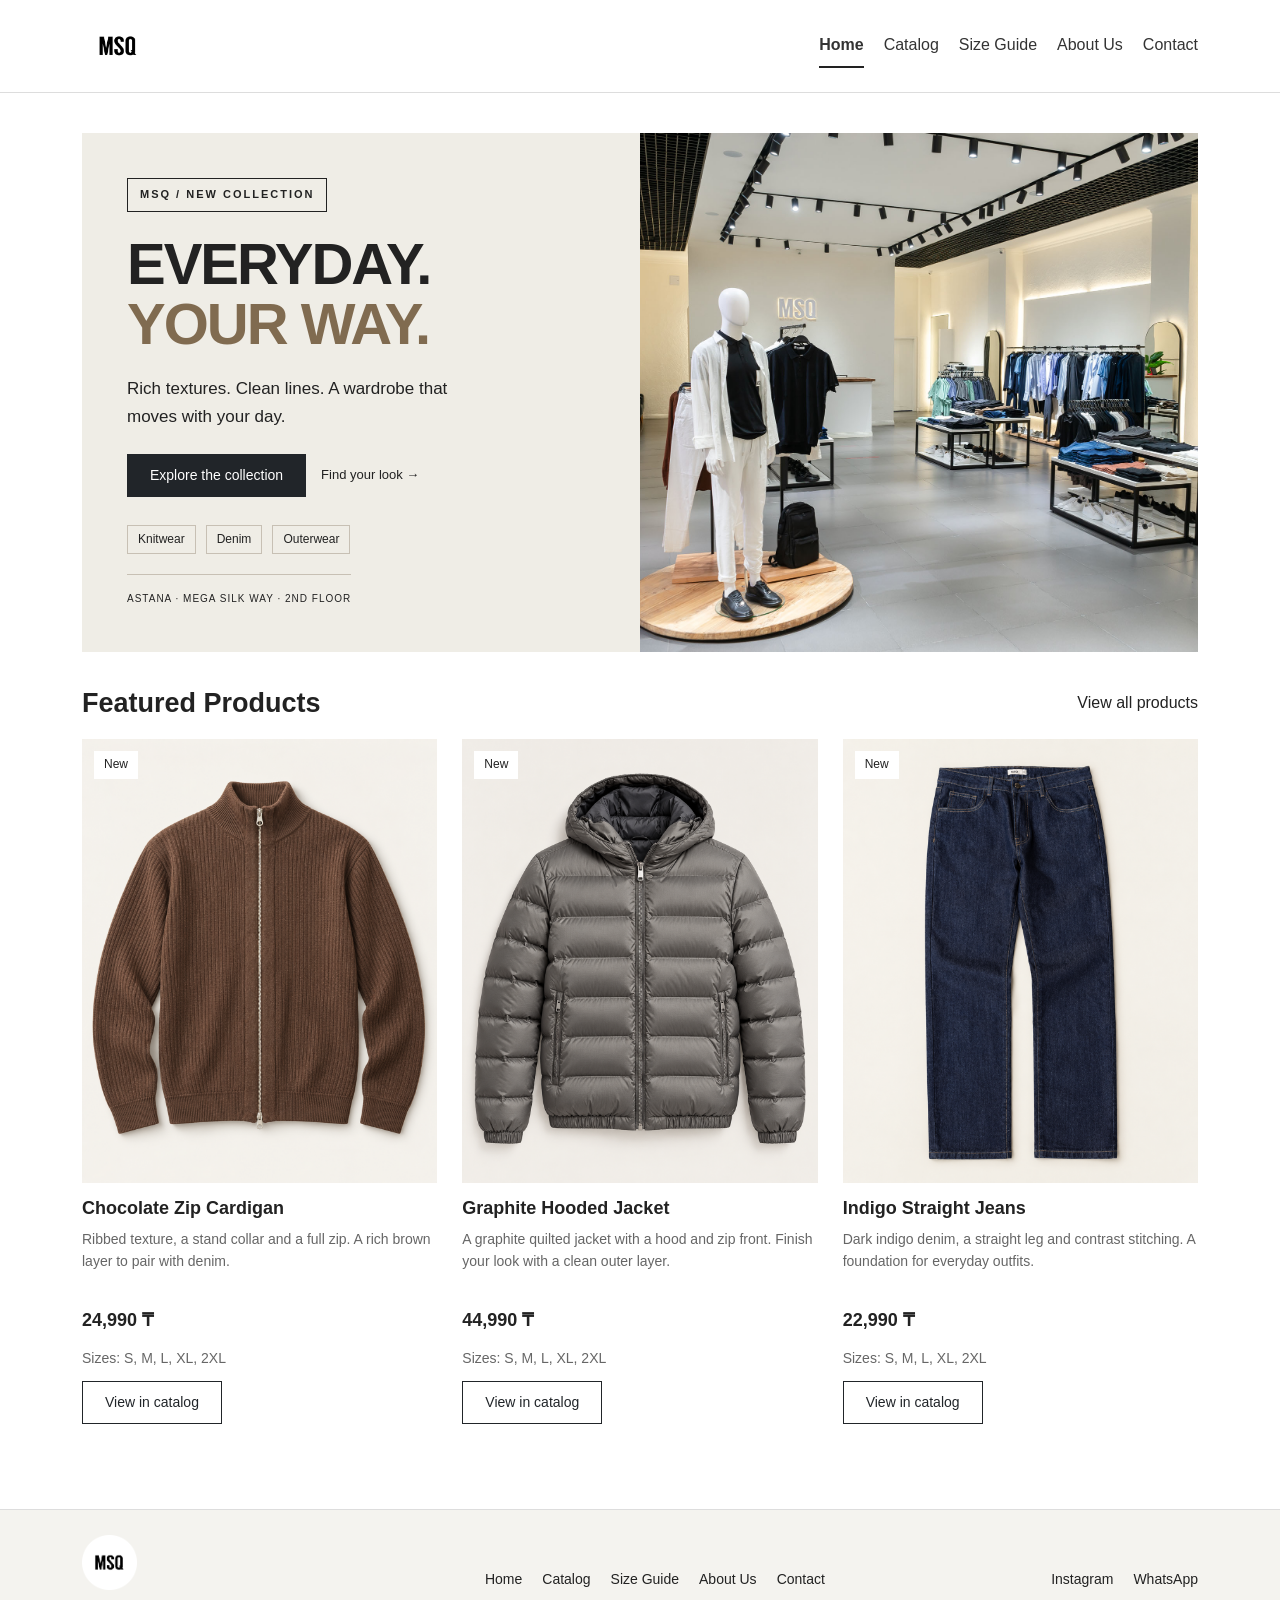
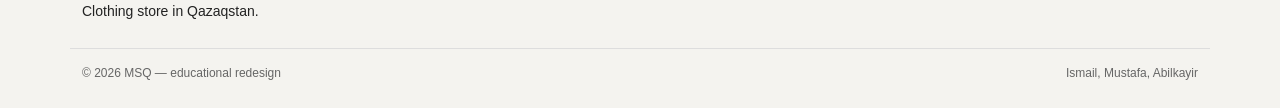
<file: index.html>
<!DOCTYPE html>
<html lang="en">
<head>
    <meta charset="UTF-8">
    <meta name="viewport" content="width=device-width, initial-scale=1.0">
    <meta name="description" content="Home — MSQ Astana student website by Ismail, Mustafa and Abilkayir.">
    <title>Home | MSQ Astana</title>
    <link rel="icon" href="images/favicon.svg" type="image/svg+xml">
    <link rel="stylesheet" href="bootstrap/css/bootstrap.min.css">
    <link rel="stylesheet" href="css/index.css">
</head>
<body>
    <header class="site-header">
        <nav class="container main-nav" aria-label="Main navigation">
            <a href="index.html">
                <img class="logo" src="images/msq-logo.png" alt="MSQ home">
            </a>
            <ul class="nav-links">
                <li><a class="nav-link active" href="index.html" aria-current="page">Home</a></li>
                <li><a class="nav-link" href="catalog.html">Catalog</a></li>
                <li><a class="nav-link" href="size-guide.html">Size Guide</a></li>
                <li><a class="nav-link" href="about.html">About Us</a></li>
                <li><a class="nav-link" href="contact.html">Contact</a></li>
            </ul>
        </nav>
    </header>

    <main class="container page-content">
        <section class="hero">
            <div class="hero-text">
                <span class="hero-label">MSQ / NEW COLLECTION</span>
                <h1 id="main-title">EVERYDAY.<br><span>YOUR WAY.</span></h1>
                <p class="hero-description">Rich textures. Clean lines. A wardrobe that moves with your day.</p>
                <div class="hero-actions">
                    <a href="catalog.html" class="btn btn-dark">Explore the collection</a>
                    <a href="https://wa.me/77787777674" target="_blank" rel="noopener noreferrer">Find your look →</a>
                </div>
                <ul class="hero-tags">
                    <li>Knitwear</li>
                    <li>Denim</li>
                    <li>Outerwear</li>
                </ul>
                <a class="hero-location" href="https://go.2gis.com/Jqq5e" target="_blank" rel="noopener noreferrer">ASTANA · MEGA SILK WAY · 2ND FLOOR</a>
            </div>
            <img class="hero-image" src="images/msq-store.jpg" alt="Interior of a real MSQ clothing store">
        </section>

        <section class="section">
            <div class="section-heading">
                <h2>Featured Products</h2>
                <a href="catalog.html">View all products</a>
            </div>
            <div class="featured-products">
                <article class="product-card">
                    <div class="product-photo">
                        <img src="images/cardigan.png" alt="Brown ribbed cardigan with a stand collar and a full zip">
                        <span class="new-label">New</span>
                    </div>
                    <h3>Chocolate Zip Cardigan</h3>
                    <p class="product-description">Ribbed texture, a stand collar and a full zip. A rich brown layer to pair with denim.</p>
                    <p class="product-price">24,990 ₸</p>
                    <p class="product-sizes">Sizes: S, M, L, XL, 2XL</p>
                    <a class="btn btn-outline-dark" href="catalog.html#chocolate-cardigan">View in catalog</a>
                </article>
                <article class="product-card">
                    <div class="product-photo">
                        <img src="images/puffer-jacket.png" alt="Grey quilted jacket with a hood and zip front">
                        <span class="new-label">New</span>
                    </div>
                    <h3>Graphite Hooded Jacket</h3>
                    <p class="product-description">A graphite quilted jacket with a hood and zip front. Finish your look with a clean outer layer.</p>
                    <p class="product-price">44,990 ₸</p>
                    <p class="product-sizes">Sizes: S, M, L, XL, 2XL</p>
                    <a class="btn btn-outline-dark" href="catalog.html#graphite-jacket">View in catalog</a>
                </article>
                <article class="product-card">
                    <div class="product-photo">
                        <img src="images/jeans.png" alt="Dark indigo straight-leg MSQ jeans with contrast stitching">
                        <span class="new-label">New</span>
                    </div>
                    <h3>Indigo Straight Jeans</h3>
                    <p class="product-description">Dark indigo denim, a straight leg and contrast stitching. A foundation for everyday outfits.</p>
                    <p class="product-price">22,990 ₸</p>
                    <p class="product-sizes">Sizes: S, M, L, XL, 2XL</p>
                    <a class="btn btn-outline-dark" href="catalog.html#indigo-jeans">View in catalog</a>
                </article>
            </div>
        </section>
    </main>

    <footer class="site-footer">
        <div class="container footer-content">
            <div>
                <img class="footer-logo" src="images/msq-logo.png" alt="MSQ" width="249" height="249">
                <p>Clothing store in Qazaqstan.</p>
            </div>

            <nav aria-label="Footer navigation">
                <ul class="footer-links">
                    <li><a href="index.html">Home</a></li>
                    <li><a href="catalog.html">Catalog</a></li>
                    <li><a href="size-guide.html">Size Guide</a></li>
                    <li><a href="about.html">About Us</a></li>
                    <li><a href="contact.html">Contact</a></li>
                </ul>
            </nav>

            <div class="social-links">
                <a href="https://www.instagram.com/msq.official/" target="_blank" rel="noopener noreferrer">Instagram</a>
                <a href="https://wa.me/77787777674" target="_blank" rel="noopener noreferrer">WhatsApp</a>
            </div>
        </div>

        <div class="container footer-bottom">
            <p>© 2026 MSQ — educational redesign</p>
            <p>Ismail, Mustafa, Abilkayir</p>
        </div>
    </footer>
</body>
</html>
</file>
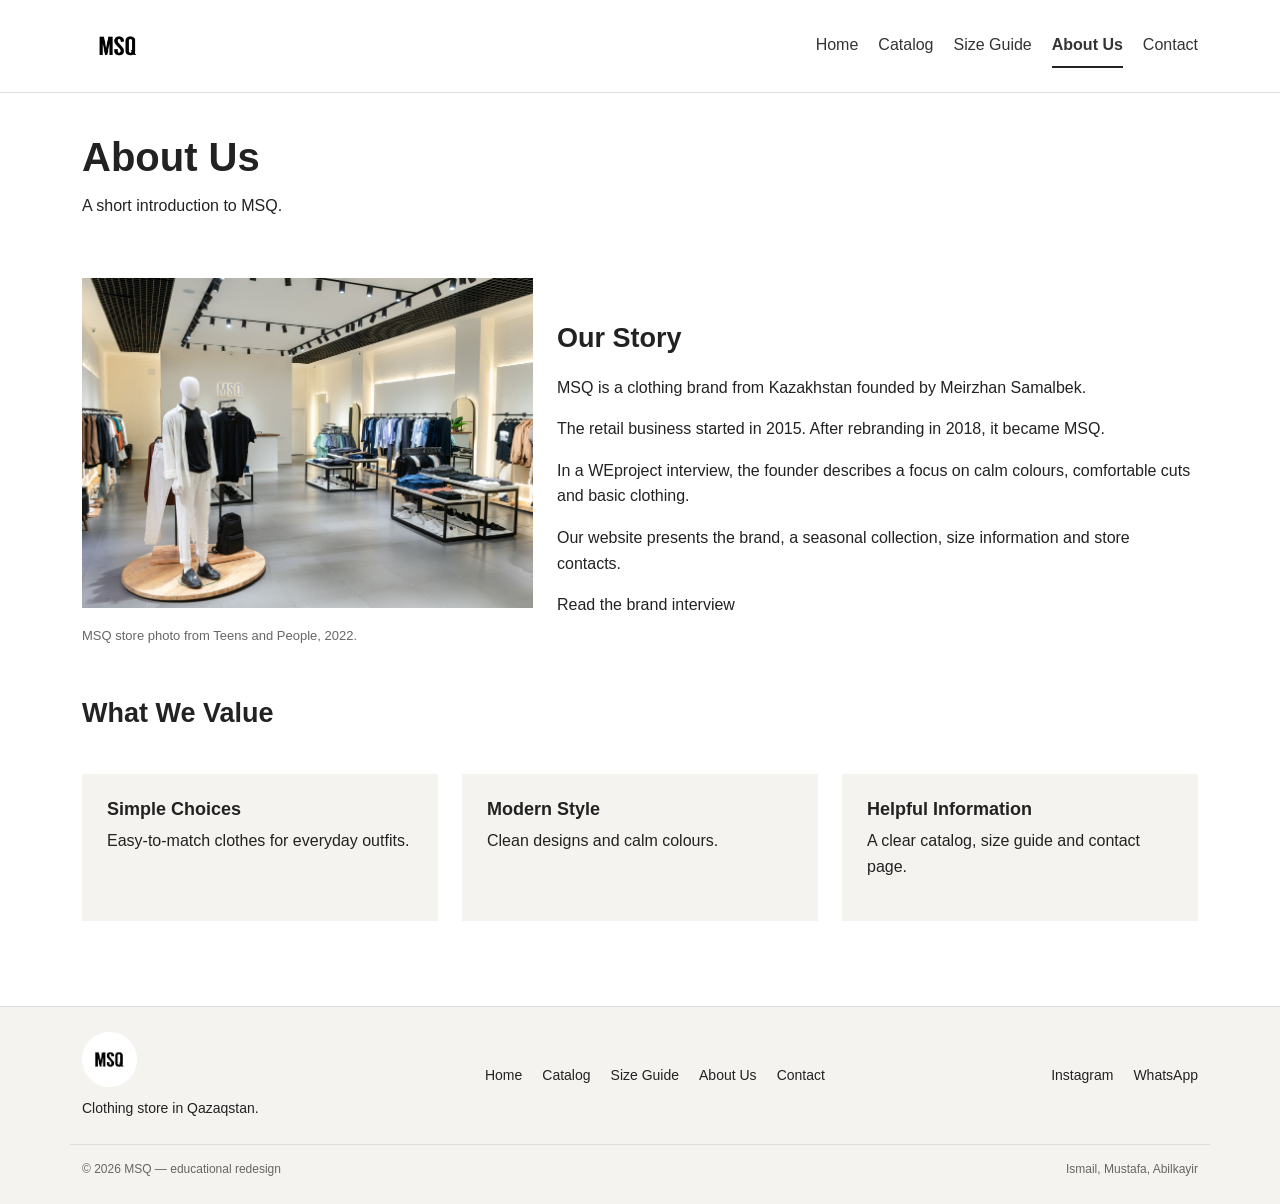
<file: about.html>
<!DOCTYPE html>
<html lang="en">
<head>
    <meta charset="UTF-8">
    <meta name="viewport" content="width=device-width, initial-scale=1.0">
    <meta name="description" content="About Us — MSQ Astana student website by Ismail, Mustafa and Abilkayir.">
    <title>About Us | MSQ Astana</title>
    <link rel="icon" href="images/favicon.svg" type="image/svg+xml">
    <link rel="stylesheet" href="bootstrap/css/bootstrap.min.css">
    <link rel="stylesheet" href="css/about.css">
</head>
<body>
    <header class="site-header">
        <nav class="container main-nav" aria-label="Main navigation">
            <a href="index.html">
                <img class="logo" src="images/msq-logo.png" alt="MSQ home">
            </a>
            <ul class="nav-links">
                <li><a class="nav-link" href="index.html">Home</a></li>
                <li><a class="nav-link" href="catalog.html">Catalog</a></li>
                <li><a class="nav-link" href="size-guide.html">Size Guide</a></li>
                <li><a class="nav-link active" href="about.html" aria-current="page">About Us</a></li>
                <li><a class="nav-link" href="contact.html">Contact</a></li>
            </ul>
        </nav>
    </header>

    <main id="main-content" class="container page-content">
        <h1>About Us</h1>
        <p>A short introduction to MSQ.</p>

        <section class="row g-4 section align-items-center" aria-labelledby="story-title">
            <figure class="col-lg-5">
                <img class="store-image" src="images/msq-store.jpg" alt="MSQ store interior with clothes and warm lighting">
                <figcaption class="note">MSQ store photo from Teens and People, 2022.</figcaption>
            </figure>
            <div class="col-lg-7">
                <h2 id="story-title">Our Story</h2>
                <p>MSQ is a clothing brand from Kazakhstan founded by Meirzhan Samalbek.</p>
                <p>The retail business started in 2015. After rebranding in 2018, it became MSQ.</p>
                <p>In a WEproject interview, the founder describes a focus on calm colours, comfortable cuts and basic clothing.</p>
                <p>Our website presents the brand, a seasonal collection, size information and store contacts.</p>
                <a href="https://weproject.media/articles/detail/my-nachali-kak-kopiya-a-zatem-stali-originalom-osnovatel-brenda-msq-o-razvitii-tselyakh-i-zhiznennykh/"
                   target="_blank" rel="noopener noreferrer">Read the brand interview</a>
            </div>
        </section>

        <section class="section" aria-labelledby="values-title">
            <h2 id="values-title">What We Value</h2>
            <div class="row g-4 mt-1">
                <article class="col-md-4">
                    <div class="value-box">
                        <h3>Simple Choices</h3>
                        <p>Easy-to-match clothes for everyday outfits.</p>
                    </div>
                </article>
                <article class="col-md-4">
                    <div class="value-box">
                        <h3>Modern Style</h3>
                        <p>Clean designs and calm colours.</p>
                    </div>
                </article>
                <article class="col-md-4">
                    <div class="value-box">
                        <h3>Helpful Information</h3>
                        <p>A clear catalog, size guide and contact page.</p>
                    </div>
                </article>
            </div>
        </section>

    </main>

    <footer class="site-footer">
        <div class="container footer-content">
            <div>
                <img class="footer-logo" src="images/msq-logo.png" alt="MSQ" width="249" height="249">
                <p>Clothing store in Qazaqstan.</p>
            </div>

            <nav aria-label="Footer navigation">
                <ul class="footer-links">
                    <li><a href="index.html">Home</a></li>
                    <li><a href="catalog.html">Catalog</a></li>
                    <li><a href="size-guide.html">Size Guide</a></li>
                    <li><a href="about.html">About Us</a></li>
                    <li><a href="contact.html">Contact</a></li>
                </ul>
            </nav>

            <div class="social-links">
                <a href="https://www.instagram.com/msq.official/" target="_blank" rel="noopener noreferrer">Instagram</a>
                <a href="https://wa.me/77787777674" target="_blank" rel="noopener noreferrer">WhatsApp</a>
            </div>
        </div>

        <div class="container footer-bottom">
            <p>© 2026 MSQ — educational redesign</p>
            <p>Ismail, Mustafa, Abilkayir</p>
        </div>
    </footer>
</body>
</html>
</file>
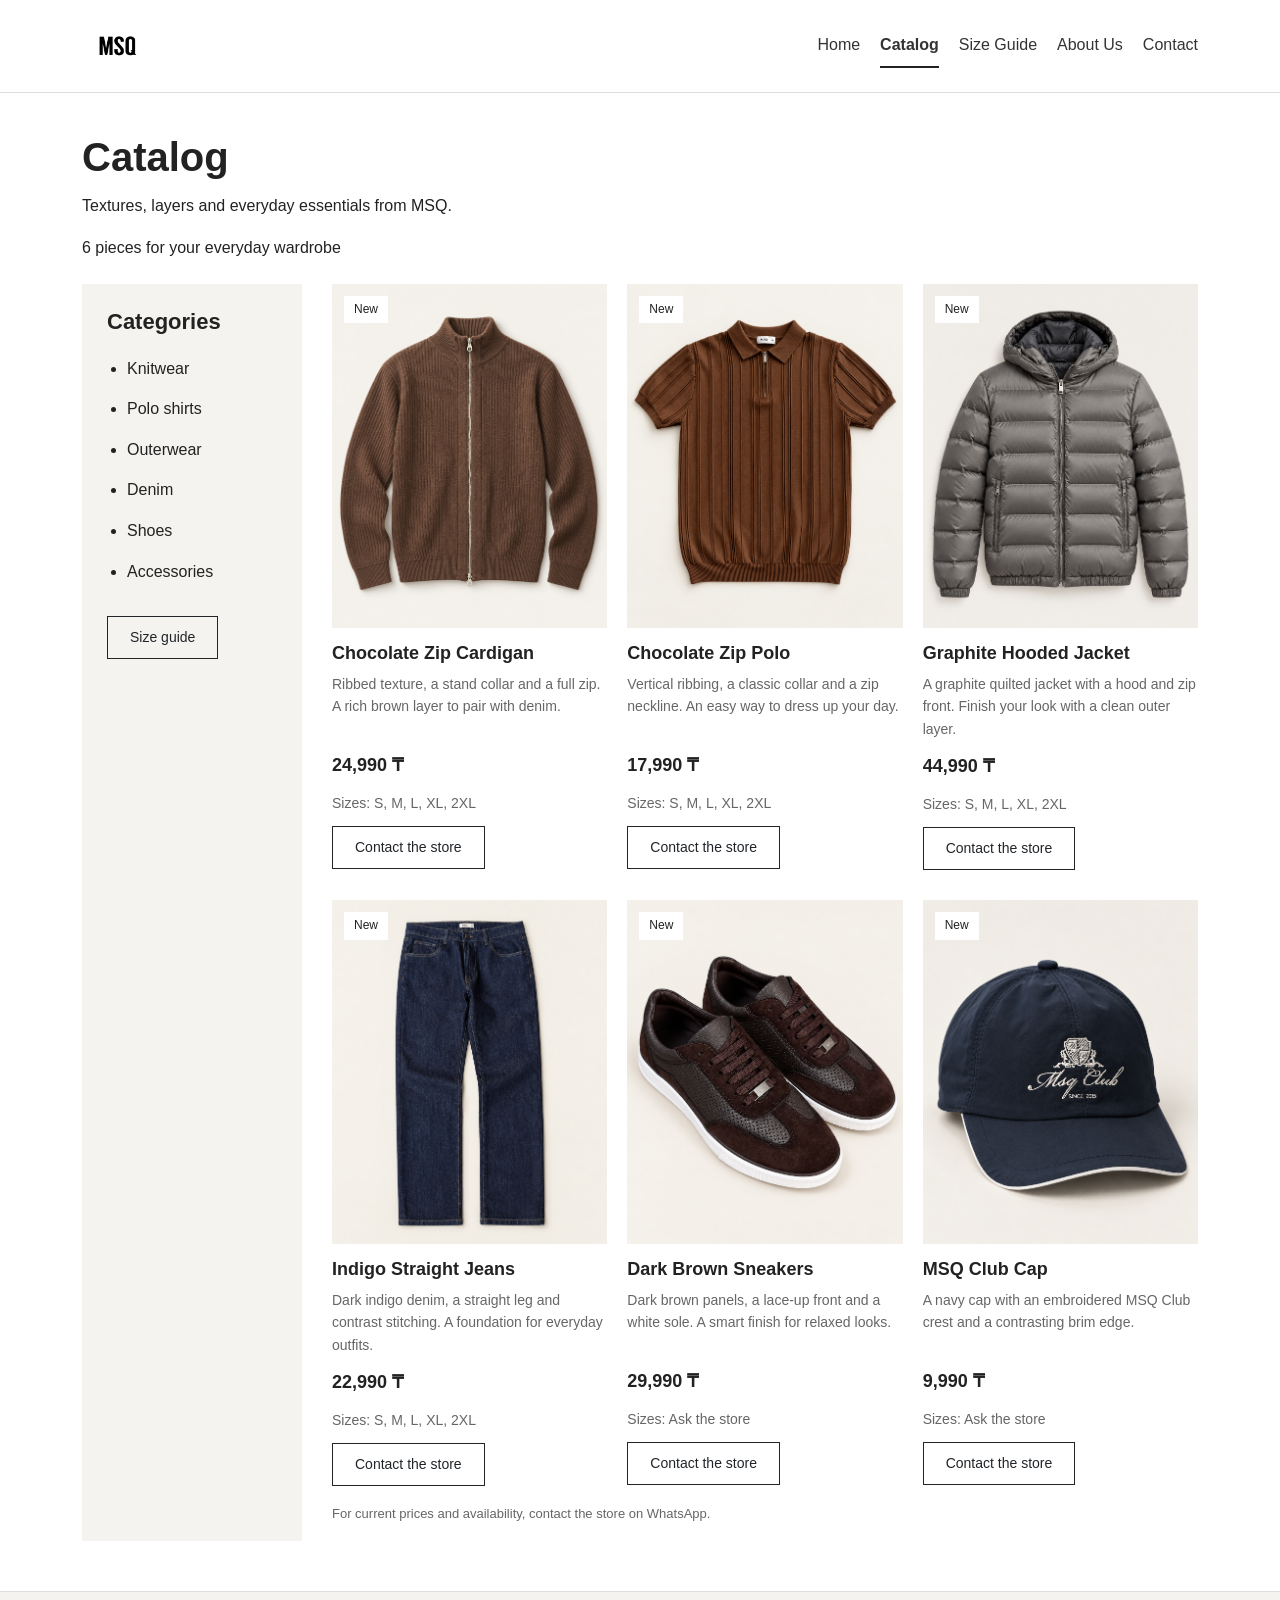
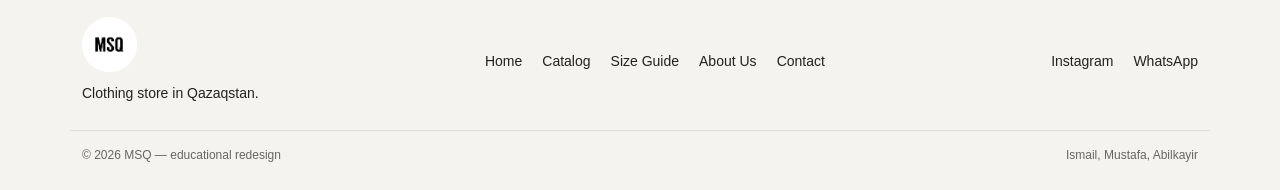
<file: catalog.html>
<!DOCTYPE html>
<html lang="en">
<head>
    <meta charset="UTF-8">
    <meta name="viewport" content="width=device-width, initial-scale=1.0">
    <meta name="description" content="Catalog — MSQ Astana student website by Ismail, Mustafa and Abilkayir.">
    <title>Catalog | MSQ Astana</title>
    <link rel="icon" href="images/favicon.svg" type="image/svg+xml">
    <link rel="stylesheet" href="bootstrap/css/bootstrap.min.css">
    <link rel="stylesheet" href="css/catalog.css">
</head>
<body>
    <header class="site-header">
        <nav class="container main-nav" aria-label="Main navigation">
            <a href="index.html">
                <img class="logo" src="images/msq-logo.png" alt="MSQ home">
            </a>
            <ul class="nav-links">
                <li><a class="nav-link" href="index.html">Home</a></li>
                <li><a class="nav-link active" href="catalog.html" aria-current="page">Catalog</a></li>
                <li><a class="nav-link" href="size-guide.html">Size Guide</a></li>
                <li><a class="nav-link" href="about.html">About Us</a></li>
                <li><a class="nav-link" href="contact.html">Contact</a></li>
            </ul>
        </nav>
    </header>

    <main class="container page-content">
        <h1>Catalog</h1>
        <p>Textures, layers and everyday essentials from MSQ.</p>
        <p class="mb-4">6 pieces for your everyday wardrobe</p>

        <div class="catalog-layout">
            <aside class="categories">
                <h2>Categories</h2>
                <ul>
                    <li><a href="#chocolate-cardigan">Knitwear</a></li>
                    <li><a href="#chocolate-polo">Polo shirts</a></li>
                    <li><a href="#graphite-jacket">Outerwear</a></li>
                    <li><a href="#indigo-jeans">Denim</a></li>
                    <li><a href="#brown-sneakers">Shoes</a></li>
                    <li><a href="#club-cap">Accessories</a></li>
                </ul>
                <a class="btn btn-outline-dark mt-3" href="size-guide.html">Size guide</a>
            </aside>

            <section aria-label="Products">
                <div class="products-grid">
                    <article class="product-card" id="chocolate-cardigan">
                        <div class="product-photo">
                            <img src="images/cardigan.png" alt="Brown ribbed cardigan with a stand collar and a full zip">
                            <span class="new-label">New</span>
                        </div>
                        <h3>Chocolate Zip Cardigan</h3>
                        <p class="product-description">Ribbed texture, a stand collar and a full zip. A rich brown layer to pair with denim.</p>
                        <p class="product-price">24,990 ₸</p>
                        <p class="product-sizes">Sizes: S, M, L, XL, 2XL</p>
                        <a class="btn btn-outline-dark" href="https://wa.me/77787777674" target="_blank" rel="noopener noreferrer">Contact the store</a>
                    </article>
                    <article class="product-card" id="chocolate-polo">
                        <div class="product-photo">
                            <img src="images/polo.png" alt="Brown short-sleeve ribbed polo with a zip neckline">
                            <span class="new-label">New</span>
                        </div>
                        <h3>Chocolate Zip Polo</h3>
                        <p class="product-description">Vertical ribbing, a classic collar and a zip neckline. An easy way to dress up your day.</p>
                        <p class="product-price">17,990 ₸</p>
                        <p class="product-sizes">Sizes: S, M, L, XL, 2XL</p>
                        <a class="btn btn-outline-dark" href="https://wa.me/77787777674" target="_blank" rel="noopener noreferrer">Contact the store</a>
                    </article>
                    <article class="product-card" id="graphite-jacket">
                        <div class="product-photo">
                            <img src="images/puffer-jacket.png" alt="Grey quilted jacket with a hood and zip front">
                            <span class="new-label">New</span>
                        </div>
                        <h3>Graphite Hooded Jacket</h3>
                        <p class="product-description">A graphite quilted jacket with a hood and zip front. Finish your look with a clean outer layer.</p>
                        <p class="product-price">44,990 ₸</p>
                        <p class="product-sizes">Sizes: S, M, L, XL, 2XL</p>
                        <a class="btn btn-outline-dark" href="https://wa.me/77787777674" target="_blank" rel="noopener noreferrer">Contact the store</a>
                    </article>
                    <article class="product-card" id="indigo-jeans">
                        <div class="product-photo">
                            <img src="images/jeans.png" alt="Dark indigo straight-leg MSQ jeans with contrast stitching">
                            <span class="new-label">New</span>
                        </div>
                        <h3>Indigo Straight Jeans</h3>
                        <p class="product-description">Dark indigo denim, a straight leg and contrast stitching. A foundation for everyday outfits.</p>
                        <p class="product-price">22,990 ₸</p>
                        <p class="product-sizes">Sizes: S, M, L, XL, 2XL</p>
                        <a class="btn btn-outline-dark" href="https://wa.me/77787777674" target="_blank" rel="noopener noreferrer">Contact the store</a>
                    </article>
                    <article class="product-card" id="brown-sneakers">
                        <div class="product-photo">
                            <img src="images/sneakers.png" alt="Dark brown MSQ lace-up sneakers with white soles">
                            <span class="new-label">New</span>
                        </div>
                        <h3>Dark Brown Sneakers</h3>
                        <p class="product-description">Dark brown panels, a lace-up front and a white sole. A smart finish for relaxed looks.</p>
                        <p class="product-price">29,990 ₸</p>
                        <p class="product-sizes">Sizes: Ask the store</p>
                        <a class="btn btn-outline-dark" href="https://wa.me/77787777674" target="_blank" rel="noopener noreferrer">Contact the store</a>
                    </article>
                    <article class="product-card" id="club-cap">
                        <div class="product-photo">
                            <img src="images/club-cap.png" alt="Navy MSQ Club baseball cap with an embroidered crest">
                            <span class="new-label">New</span>
                        </div>
                        <h3>MSQ Club Cap</h3>
                        <p class="product-description">A navy cap with an embroidered MSQ Club crest and a contrasting brim edge.</p>
                        <p class="product-price">9,990 ₸</p>
                        <p class="product-sizes">Sizes: Ask the store</p>
                        <a class="btn btn-outline-dark" href="https://wa.me/77787777674" target="_blank" rel="noopener noreferrer">Contact the store</a>
                    </article>
                </div>
                <p class="note">For current prices and availability, contact the store on WhatsApp.</p>
            </section>
        </div>
    </main>

    <footer class="site-footer">
        <div class="container footer-content">
            <div>
                <img class="footer-logo" src="images/msq-logo.png" alt="MSQ" width="249" height="249">
                <p>Clothing store in Qazaqstan.</p>
            </div>

            <nav aria-label="Footer navigation">
                <ul class="footer-links">
                    <li><a href="index.html">Home</a></li>
                    <li><a href="catalog.html">Catalog</a></li>
                    <li><a href="size-guide.html">Size Guide</a></li>
                    <li><a href="about.html">About Us</a></li>
                    <li><a href="contact.html">Contact</a></li>
                </ul>
            </nav>

            <div class="social-links">
                <a href="https://www.instagram.com/msq.official/" target="_blank" rel="noopener noreferrer">Instagram</a>
                <a href="https://wa.me/77787777674" target="_blank" rel="noopener noreferrer">WhatsApp</a>
            </div>
        </div>

        <div class="container footer-bottom">
            <p>© 2026 MSQ — educational redesign</p>
            <p>Ismail, Mustafa, Abilkayir</p>
        </div>
    </footer>
</body>
</html>
</file>
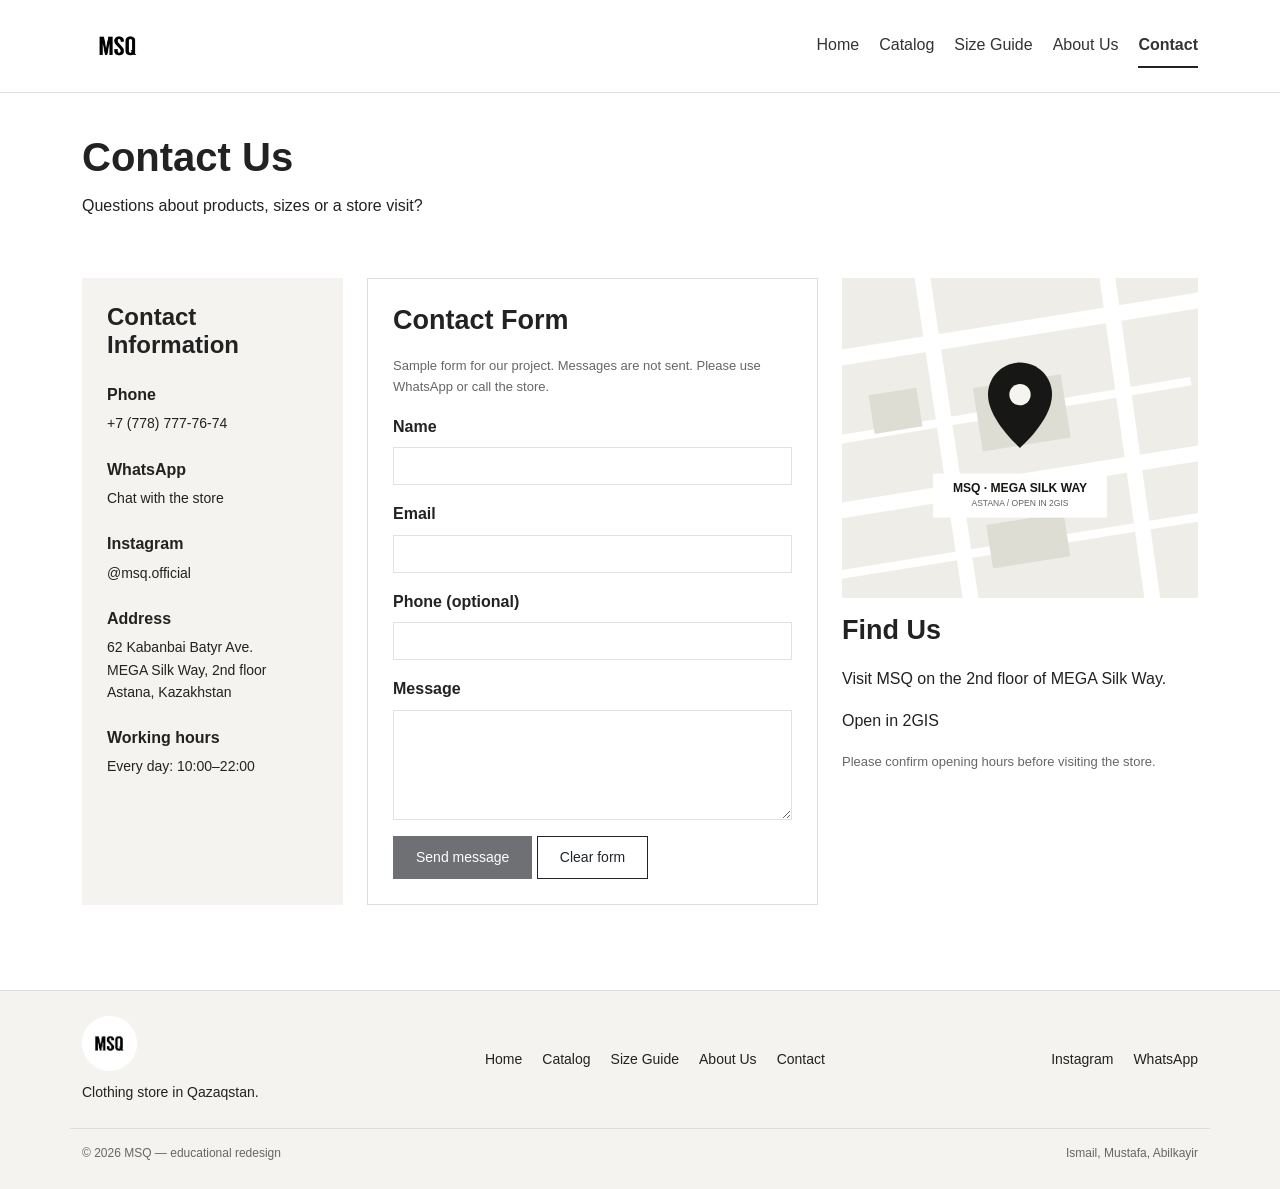
<file: contact.html>
<!DOCTYPE html>
<html lang="en">
<head>
    <meta charset="UTF-8">
    <meta name="viewport" content="width=device-width, initial-scale=1.0">
    <meta name="description" content="Contact — MSQ Astana student website by Ismail, Mustafa and Abilkayir.">
    <title>Contact | MSQ Astana</title>
    <link rel="icon" href="images/favicon.svg" type="image/svg+xml">
    <link rel="stylesheet" href="bootstrap/css/bootstrap.min.css">
    <link rel="stylesheet" href="css/contact.css">
</head>
<body>
    <header class="site-header">
        <nav class="container main-nav" aria-label="Main navigation">
            <a href="index.html">
                <img class="logo" src="images/msq-logo.png" alt="MSQ home">
            </a>
            <ul class="nav-links">
                <li><a class="nav-link" href="index.html">Home</a></li>
                <li><a class="nav-link" href="catalog.html">Catalog</a></li>
                <li><a class="nav-link" href="size-guide.html">Size Guide</a></li>
                <li><a class="nav-link" href="about.html">About Us</a></li>
                <li><a class="nav-link active" href="contact.html" aria-current="page">Contact</a></li>
            </ul>
        </nav>
    </header>

    <main id="main-content" class="container page-content">
        <h1>Contact Us</h1>
        <p>Questions about products, sizes or a store visit?</p>

        <div class="row g-4 section">
            <aside class="col-lg-3">
                <div class="info-box">
                    <h2>Contact Information</h2>
                    <h3>Phone</h3>
                    <p><a href="tel:+77787777674">+7 (778) 777-76-74</a></p>
                    <h3>WhatsApp</h3>
                    <p><a href="https://wa.me/77787777674" target="_blank" rel="noopener noreferrer">Chat with the store</a></p>
                    <h3>Instagram</h3>
                    <p><a href="https://www.instagram.com/msq.official/" target="_blank" rel="noopener noreferrer">@msq.official</a></p>
                    <h3>Address</h3>
                    <address>62 Kabanbai Batyr Ave.<br>MEGA Silk Way, 2nd floor<br>Astana, Kazakhstan</address>
                    <h3>Working hours</h3>
                    <p>Every day: 10:00–22:00</p>
                </div>
            </aside>

            <section class="col-lg-5" aria-labelledby="form-title">
                <div class="contact-box">
                    <h2 id="form-title">Contact Form</h2>
                    <p class="note">Sample form for our project. Messages are not sent. Please use WhatsApp or call the store.</p>
                    <form id="contact-form">
                        <div class="mb-3">
                            <label class="form-label" for="name">Name</label>
                            <input class="form-control" id="name" name="name" type="text" required>
                        </div>
                        <div class="mb-3">
                            <label class="form-label" for="email">Email</label>
                            <input class="form-control" id="email" name="email" type="email" required>
                        </div>
                        <div class="mb-3">
                            <label class="form-label" for="phone">Phone (optional)</label>
                            <input class="form-control" id="phone" name="phone" type="tel">
                        </div>
                        <div class="mb-3">
                            <label class="form-label" for="message">Message</label>
                            <textarea class="form-control" id="message" name="message" rows="4" required></textarea>
                        </div>
                        <button type="submit" class="btn btn-dark" disabled>Send message</button>
                        <button type="reset" class="btn btn-outline-dark">Clear form</button>
                    </form>
                </div>
            </section>

            <section class="col-lg-4" aria-labelledby="find-title">
                <a href="https://go.2gis.com/Jqq5e" target="_blank" rel="noopener noreferrer">
                    <img class="map-image" src="images/astana-location.svg" alt="Illustrated MSQ location card for MEGA Silk Way in Astana, not a scale map">
                </a>
                <h2 class="mt-3" id="find-title">Find Us</h2>
                <p>Visit MSQ on the 2nd floor of MEGA Silk Way.</p>
                <a href="https://go.2gis.com/Jqq5e" target="_blank" rel="noopener noreferrer">Open in 2GIS</a>
                <p class="note">Please confirm opening hours before visiting the store.</p>
            </section>
        </div>
    </main>

    <footer class="site-footer">
        <div class="container footer-content">
            <div>
                <img class="footer-logo" src="images/msq-logo.png" alt="MSQ" width="249" height="249">
                <p>Clothing store in Qazaqstan.</p>
            </div>

            <nav aria-label="Footer navigation">
                <ul class="footer-links">
                    <li><a href="index.html">Home</a></li>
                    <li><a href="catalog.html">Catalog</a></li>
                    <li><a href="size-guide.html">Size Guide</a></li>
                    <li><a href="about.html">About Us</a></li>
                    <li><a href="contact.html">Contact</a></li>
                </ul>
            </nav>

            <div class="social-links">
                <a href="https://www.instagram.com/msq.official/" target="_blank" rel="noopener noreferrer">Instagram</a>
                <a href="https://wa.me/77787777674" target="_blank" rel="noopener noreferrer">WhatsApp</a>
            </div>
        </div>

        <div class="container footer-bottom">
            <p>© 2026 MSQ — educational redesign</p>
            <p>Ismail, Mustafa, Abilkayir</p>
        </div>
    </footer>
</body>
</html>
</file>
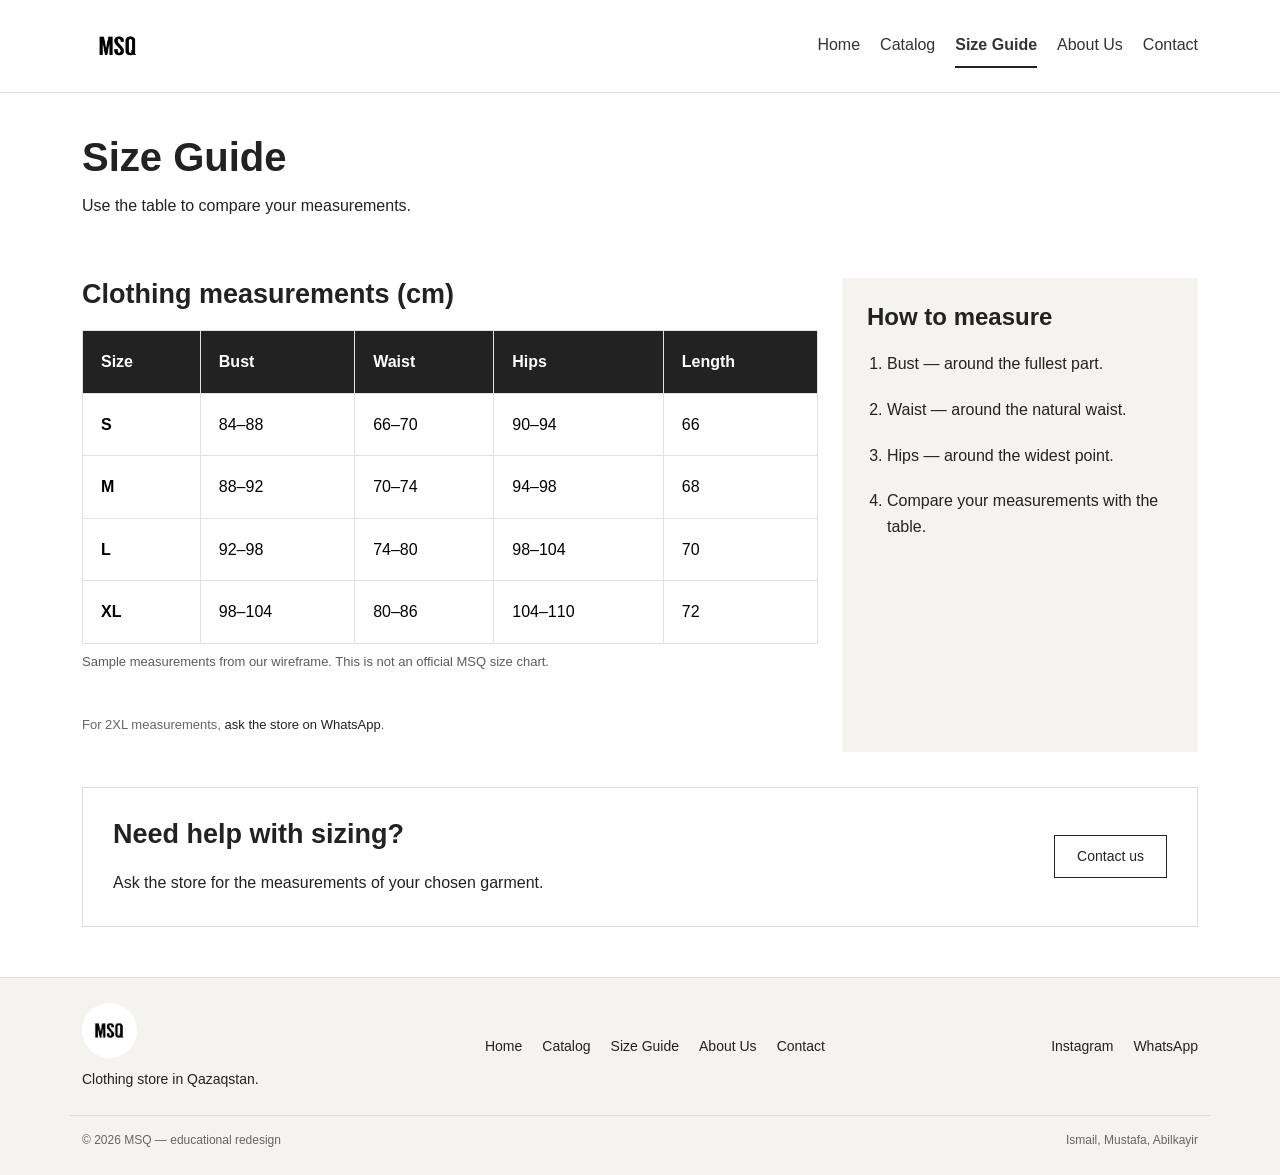
<file: size-guide.html>
<!DOCTYPE html>
<html lang="en">
<head>
    <meta charset="UTF-8">
    <meta name="viewport" content="width=device-width, initial-scale=1.0">
    <meta name="description" content="Size Guide — MSQ Astana student website by Ismail, Mustafa and Abilkayir.">
    <title>Size Guide | MSQ Astana</title>
    <link rel="icon" href="images/favicon.svg" type="image/svg+xml">
    <link rel="stylesheet" href="bootstrap/css/bootstrap.min.css">
    <link rel="stylesheet" href="css/size-guide.css">
</head>
<body>
    <header class="site-header">
        <nav class="container main-nav" aria-label="Main navigation">
            <a href="index.html">
                <img class="logo" src="images/msq-logo.png" alt="MSQ home">
            </a>
            <ul class="nav-links">
                <li><a class="nav-link" href="index.html">Home</a></li>
                <li><a class="nav-link" href="catalog.html">Catalog</a></li>
                <li><a class="nav-link active" href="size-guide.html" aria-current="page">Size Guide</a></li>
                <li><a class="nav-link" href="about.html">About Us</a></li>
                <li><a class="nav-link" href="contact.html">Contact</a></li>
            </ul>
        </nav>
    </header>

    <main id="main-content" class="container page-content">
        <h1>Size Guide</h1>
        <p>Use the table to compare your measurements.</p>

        <div class="row g-4 section">
            <section class="col-lg-8" aria-labelledby="size-title">
                <h2 id="size-title">Clothing measurements (cm)</h2>
                <div class="table-responsive">
                    <table class="table table-bordered size-table">
                        <caption>Sample measurements from our wireframe. This is not an official MSQ size chart.</caption>
                        <thead>
                            <tr>
                                <th scope="col">Size</th>
                                <th scope="col">Bust</th>
                                <th scope="col">Waist</th>
                                <th scope="col">Hips</th>
                                <th scope="col">Length</th>
                            </tr>
                        </thead>
                        <tbody>
                            <tr>
                                <th scope="row">S</th>
                                <td>84–88</td>
                                <td>66–70</td>
                                <td>90–94</td>
                                <td>66</td>
                            </tr>
                            <tr>
                                <th scope="row">M</th>
                                <td>88–92</td>
                                <td>70–74</td>
                                <td>94–98</td>
                                <td>68</td>
                            </tr>
                            <tr>
                                <th scope="row">L</th>
                                <td>92–98</td>
                                <td>74–80</td>
                                <td>98–104</td>
                                <td>70</td>
                            </tr>
                            <tr>
                                <th scope="row">XL</th>
                                <td>98–104</td>
                                <td>80–86</td>
                                <td>104–110</td>
                                <td>72</td>
                            </tr>
                        </tbody>
                    </table>
                </div>
                <p class="note">For 2XL measurements, <a href="https://wa.me/77787777674" target="_blank" rel="noopener noreferrer">ask the store on WhatsApp</a>.</p>
            </section>

            <aside class="col-lg-4">
                <div class="info-box">
                    <h2>How to measure</h2>
                    <ol class="measure-list">
                        <li>Bust — around the fullest part.</li>
                        <li>Waist — around the natural waist.</li>
                        <li>Hips — around the widest point.</li>
                        <li>Compare your measurements with the table.</li>
                    </ol>
                </div>
            </aside>
        </div>

        <section class="help-box">
            <div>
                <h2>Need help with sizing?</h2>
                <p>Ask the store for the measurements of your chosen garment.</p>
            </div>
            <a href="contact.html" class="btn btn-outline-dark">Contact us</a>
        </section>
    </main>

    <footer class="site-footer">
        <div class="container footer-content">
            <div>
                <img class="footer-logo" src="images/msq-logo.png" alt="MSQ" width="249" height="249">
                <p>Clothing store in Qazaqstan.</p>
            </div>

            <nav aria-label="Footer navigation">
                <ul class="footer-links">
                    <li><a href="index.html">Home</a></li>
                    <li><a href="catalog.html">Catalog</a></li>
                    <li><a href="size-guide.html">Size Guide</a></li>
                    <li><a href="about.html">About Us</a></li>
                    <li><a href="contact.html">Contact</a></li>
                </ul>
            </nav>

            <div class="social-links">
                <a href="https://www.instagram.com/msq.official/" target="_blank" rel="noopener noreferrer">Instagram</a>
                <a href="https://wa.me/77787777674" target="_blank" rel="noopener noreferrer">WhatsApp</a>
            </div>
        </div>

        <div class="container footer-bottom">
            <p>© 2026 MSQ — educational redesign</p>
            <p>Ismail, Mustafa, Abilkayir</p>
        </div>
    </footer>
</body>
</html>
</file>
<file: css/index.css>
/* Styles for index.html */

/* General styles */
body {
    margin: 0;
    font-family: Arial, sans-serif;
    color: #222;
    background-color: #fff;
    line-height: 1.6;
}

h1 {
    margin-bottom: 12px;
    font-size: 40px;
    font-weight: 700;
}

h2 {
    margin-bottom: 20px;
    font-size: 27px;
    font-weight: 600;
}

h3 {
    font-size: 18px;
    font-weight: 600;
}

a {
    color: #222;
    text-decoration: none;
}

a:hover {
    color: #806b50;
    text-decoration: underline;
}

img {
    max-width: 100%;
}

.page-content {
    padding-top: 40px;
    padding-bottom: 50px;
}

.section {
    margin-top: 35px;
    margin-bottom: 35px;
}

.note {
    margin-top: 18px;
    font-size: 13px;
    color: #666;
}

.btn, .form-control {
    border-radius: 0;
}

.btn {
    padding: 10px 22px;
    font-size: 14px;
}

/* Header and navigation */
.site-header {
    border-bottom: 1px solid #ddd;
}

.main-nav {
    display: flex;
    justify-content: space-between;
    align-items: center;
    gap: 25px;
    padding-top: 10px;
    padding-bottom: 10px;
}

.logo {
    width: 72px;
    height: 72px;
    object-fit: contain;
}

.nav-links {
    display: flex;
    flex-wrap: wrap;
    justify-content: center;
    gap: 20px;
    margin: 0;
    padding: 0;
    list-style: none;
}

.nav-link {
    padding: 8px 0;
    color: #333;
}

.nav-link.active {
    border-bottom: 2px solid #222;
    font-weight: 600;
}

/* Home page */
.hero {
    display: grid;
    grid-template-columns: 1fr 1fr;
    background-color: #efede6;
}

.hero-text {
    display: flex;
    flex-direction: column;
    align-items: flex-start;
    justify-content: center;
    padding: 45px;
}

.hero-label {
    padding: 7px 12px;
    margin-bottom: 22px;
    border: 1px solid #222;
    font-size: 11px;
    font-weight: bold;
    letter-spacing: 2px;
}

#main-title {
    margin-bottom: 20px;
    font-size: 58px;
    line-height: 1.05;
    letter-spacing: -2px;
}

#main-title span {
    color: #806b50;
}

.hero-description {
    max-width: 340px;
    margin-bottom: 24px;
    font-size: 17px;
}

.hero-actions {
    display: flex;
    align-items: center;
    flex-wrap: wrap;
    gap: 15px;
    font-size: 13px;
}

.hero-tags {
    display: flex;
    flex-wrap: wrap;
    gap: 10px;
    margin: 28px 0 20px;
    padding: 0;
    list-style: none;
}

.hero-tags li {
    padding: 4px 10px;
    border: 1px solid #c7c0b4;
    font-size: 12px;
}

.hero-location {
    padding-top: 16px;
    border-top: 1px solid #c7c0b4;
    font-size: 10px;
    letter-spacing: 1px;
}

.hero-image {
    width: 100%;
    height: 100%;
    min-height: 460px;
    object-fit: cover;
}

.section-heading {
    display: flex;
    justify-content: space-between;
    align-items: center;
    gap: 20px;
    margin-bottom: 20px;
}

.section-heading h2 {
    margin-bottom: 0;
}

.featured-products {
    display: flex;
    flex-wrap: wrap;
    gap: 25px;
}

.featured-products > .product-card {
    flex: 1;
    min-width: 220px;
}

/* Product cards */
.product-photo {
    position: relative;
    margin-bottom: 15px;
}

.product-photo img {
    display: block;
    width: 100%;
    height: auto;
    aspect-ratio: 4 / 5;
    object-fit: contain;
    background-color: #f1eee8;
}

.new-label {
    position: absolute;
    top: 12px;
    left: 12px;
    padding: 4px 10px;
    background-color: #fff;
    font-size: 12px;
}

.product-card h3 {
    margin-bottom: 8px;
}

.product-card p {
    margin-bottom: 12px;
}

.product-card {
    min-width: 0;
}

.product-description {
    min-height: 66px;
    font-size: 14px;
    color: #666;
}

.product-price {
    font-size: 18px;
    font-weight: bold;
}

.product-sizes {
    font-size: 14px;
    color: #666;
}

/* Footer */
.site-footer {
    padding: 25px 0;
    background-color: #f4f3ef;
    border-top: 1px solid #ddd;
}

.footer-content {
    display: flex;
    justify-content: space-between;
    align-items: center;
    flex-wrap: wrap;
    gap: 20px;
}

.footer-logo {
    width: 55px;
    height: 55px;
}

.footer-content p {
    margin: 10px 0 0;
    font-size: 14px;
}

.footer-links {
    display: flex;
    flex-wrap: wrap;
    gap: 20px;
    padding: 0;
    margin: 0;
    list-style: none;
    font-size: 14px;
}

.social-links {
    display: flex;
    gap: 20px;
    font-size: 14px;
}

.footer-bottom {
    display: flex;
    justify-content: space-between;
    gap: 15px;
    margin-top: 25px;
    padding-top: 15px;
    border-top: 1px solid #ddd;
}

.footer-bottom p {
    margin: 0;
    font-size: 12px;
    color: #666;
}

/* Tablet */
@media (max-width: 768px) {
    .main-nav {
        flex-direction: column;
        gap: 10px;
    }

    .nav-links {
        gap: 15px;
    }

    .hero {
        grid-template-columns: 1fr;
    }

    .hero-text {
        padding: 30px;
    }

    .hero-image {
        height: 320px;
        min-height: 0;
    }

}

/* Mobile */
@media (max-width: 480px) {
    .nav-links {
        gap: 10px;
        font-size: 14px;
    }

    h1 {
        font-size: 32px;
    }

    #main-title {
        font-size: 42px;
        letter-spacing: -1px;
    }

    h2 {
        font-size: 24px;
    }

    .page-content {
        padding-top: 25px;
    }

    .hero-text {
        padding: 25px;
    }

    .hero-image {
        height: 260px;
        min-height: 0;
    }

    .featured-products {
        flex-direction: column;
    }

    .section-heading {
        align-items: flex-start;
        flex-direction: column;
        gap: 15px;
    }

    .footer-content, .footer-bottom {
        align-items: flex-start;
        flex-direction: column;
    }
}
</file>
<file: css/about.css>
/* Styles for about.html */

/* General styles */
body {
    margin: 0;
    font-family: Arial, sans-serif;
    color: #222;
    background-color: #fff;
    line-height: 1.6;
}

h1 {
    margin-bottom: 12px;
    font-size: 40px;
    font-weight: 700;
}

h2 {
    margin-bottom: 20px;
    font-size: 27px;
    font-weight: 600;
}

h3 {
    font-size: 18px;
    font-weight: 600;
}

a {
    color: #222;
    text-decoration: none;
}

a:hover {
    color: #806b50;
    text-decoration: underline;
}

img {
    max-width: 100%;
}

.page-content {
    padding-top: 40px;
    padding-bottom: 50px;
}

.section {
    margin-top: 35px;
    margin-bottom: 35px;
}

.note {
    margin-top: 18px;
    font-size: 13px;
    color: #666;
}

.btn, .form-control {
    border-radius: 0;
}

.btn {
    padding: 10px 22px;
    font-size: 14px;
}

/* Header and navigation */
.site-header {
    border-bottom: 1px solid #ddd;
}

.main-nav {
    display: flex;
    justify-content: space-between;
    align-items: center;
    gap: 25px;
    padding-top: 10px;
    padding-bottom: 10px;
}

.logo {
    width: 72px;
    height: 72px;
    object-fit: contain;
}

.nav-links {
    display: flex;
    flex-wrap: wrap;
    justify-content: center;
    gap: 20px;
    margin: 0;
    padding: 0;
    list-style: none;
}

.nav-link {
    padding: 8px 0;
    color: #333;
}

.nav-link.active {
    border-bottom: 2px solid #222;
    font-weight: 600;
}

/* About page */
.value-box {
    padding: 25px;
    background-color: #f4f3ef;
    height: 100%;
}

.store-image {
    width: 100%;
    height: 330px;
    object-fit: cover;
}

/* Footer */
.site-footer {
    padding: 25px 0;
    background-color: #f4f3ef;
    border-top: 1px solid #ddd;
}

.footer-content {
    display: flex;
    justify-content: space-between;
    align-items: center;
    flex-wrap: wrap;
    gap: 20px;
}

.footer-logo {
    width: 55px;
    height: 55px;
}

.footer-content p {
    margin: 10px 0 0;
    font-size: 14px;
}

.footer-links {
    display: flex;
    flex-wrap: wrap;
    gap: 20px;
    padding: 0;
    margin: 0;
    list-style: none;
    font-size: 14px;
}

.social-links {
    display: flex;
    gap: 20px;
    font-size: 14px;
}

.footer-bottom {
    display: flex;
    justify-content: space-between;
    gap: 15px;
    margin-top: 25px;
    padding-top: 15px;
    border-top: 1px solid #ddd;
}

.footer-bottom p {
    margin: 0;
    font-size: 12px;
    color: #666;
}

/* Tablet */
@media (max-width: 768px) {
    .main-nav {
        flex-direction: column;
        gap: 10px;
    }

    .nav-links {
        gap: 15px;
    }

}

/* Mobile */
@media (max-width: 480px) {
    .nav-links {
        gap: 10px;
        font-size: 14px;
    }

    h1 {
        font-size: 32px;
    }

    h2 {
        font-size: 24px;
    }

    .page-content {
        padding-top: 25px;
    }

    .footer-content, .footer-bottom {
        align-items: flex-start;
        flex-direction: column;
    }
}
</file>
<file: css/catalog.css>
/* Styles for catalog.html */

/* General styles */
body {
    margin: 0;
    font-family: Arial, sans-serif;
    color: #222;
    background-color: #fff;
    line-height: 1.6;
}

h1 {
    margin-bottom: 12px;
    font-size: 40px;
    font-weight: 700;
}

h2 {
    margin-bottom: 20px;
    font-size: 27px;
    font-weight: 600;
}

h3 {
    font-size: 18px;
    font-weight: 600;
}

a {
    color: #222;
    text-decoration: none;
}

a:hover {
    color: #806b50;
    text-decoration: underline;
}

img {
    max-width: 100%;
}

.page-content {
    padding-top: 40px;
    padding-bottom: 50px;
}

.section {
    margin-top: 35px;
    margin-bottom: 35px;
}

.note {
    margin-top: 18px;
    font-size: 13px;
    color: #666;
}

.btn, .form-control {
    border-radius: 0;
}

.btn {
    padding: 10px 22px;
    font-size: 14px;
}

/* Header and navigation */
.site-header {
    border-bottom: 1px solid #ddd;
}

.main-nav {
    display: flex;
    justify-content: space-between;
    align-items: center;
    gap: 25px;
    padding-top: 10px;
    padding-bottom: 10px;
}

.logo {
    width: 72px;
    height: 72px;
    object-fit: contain;
}

.nav-links {
    display: flex;
    flex-wrap: wrap;
    justify-content: center;
    gap: 20px;
    margin: 0;
    padding: 0;
    list-style: none;
}

.nav-link {
    padding: 8px 0;
    color: #333;
}

.nav-link.active {
    border-bottom: 2px solid #222;
    font-weight: 600;
}

/* Product cards */
.product-photo {
    position: relative;
    margin-bottom: 15px;
}

.product-photo img {
    display: block;
    width: 100%;
    height: auto;
    aspect-ratio: 4 / 5;
    object-fit: contain;
    background-color: #f1eee8;
}

.new-label {
    position: absolute;
    top: 12px;
    left: 12px;
    padding: 4px 10px;
    background-color: #fff;
    font-size: 12px;
}

.product-card h3 {
    margin-bottom: 8px;
}

.product-card p {
    margin-bottom: 12px;
}

/* Catalog page */
.categories h2 {
    font-size: 22px;
}

.categories ul {
    padding-left: 20px;
}

.categories li {
    margin-bottom: 15px;
}

.catalog-layout {
    display: grid;
    grid-template-columns: 220px 1fr;
    gap: 30px;
}

.categories {
    padding: 25px;
    background-color: #f4f3ef;
}

.products-grid {
    display: grid;
    grid-template-columns: repeat(3, 1fr);
    gap: 30px 20px;
}

.product-card {
    min-width: 0;
}

.product-description {
    min-height: 66px;
    font-size: 14px;
    color: #666;
}

.product-price {
    font-size: 18px;
    font-weight: bold;
}

.product-sizes {
    font-size: 14px;
    color: #666;
}

/* Footer */
.site-footer {
    padding: 25px 0;
    background-color: #f4f3ef;
    border-top: 1px solid #ddd;
}

.footer-content {
    display: flex;
    justify-content: space-between;
    align-items: center;
    flex-wrap: wrap;
    gap: 20px;
}

.footer-logo {
    width: 55px;
    height: 55px;
}

.footer-content p {
    margin: 10px 0 0;
    font-size: 14px;
}

.footer-links {
    display: flex;
    flex-wrap: wrap;
    gap: 20px;
    padding: 0;
    margin: 0;
    list-style: none;
    font-size: 14px;
}

.social-links {
    display: flex;
    gap: 20px;
    font-size: 14px;
}

.footer-bottom {
    display: flex;
    justify-content: space-between;
    gap: 15px;
    margin-top: 25px;
    padding-top: 15px;
    border-top: 1px solid #ddd;
}

.footer-bottom p {
    margin: 0;
    font-size: 12px;
    color: #666;
}

/* Tablet */
@media (max-width: 768px) {
    .main-nav {
        flex-direction: column;
        gap: 10px;
    }

    .nav-links {
        gap: 15px;
    }

    .catalog-layout {
        grid-template-columns: 1fr;
    }

    .products-grid {
        grid-template-columns: repeat(2, 1fr);
    }

}

/* Mobile */
@media (max-width: 480px) {
    .nav-links {
        gap: 10px;
        font-size: 14px;
    }

    h1 {
        font-size: 32px;
    }

    h2 {
        font-size: 24px;
    }

    .page-content {
        padding-top: 25px;
    }

    .products-grid {
        grid-template-columns: 1fr;
    }

    .footer-content, .footer-bottom {
        align-items: flex-start;
        flex-direction: column;
    }
}
</file>
<file: css/contact.css>
/* Styles for contact.html */

/* General styles */
body {
    margin: 0;
    font-family: Arial, sans-serif;
    color: #222;
    background-color: #fff;
    line-height: 1.6;
}

h1 {
    margin-bottom: 12px;
    font-size: 40px;
    font-weight: 700;
}

h2 {
    margin-bottom: 20px;
    font-size: 27px;
    font-weight: 600;
}

h3 {
    font-size: 18px;
    font-weight: 600;
}

a {
    color: #222;
    text-decoration: none;
}

a:hover {
    color: #806b50;
    text-decoration: underline;
}

img {
    max-width: 100%;
}

.page-content {
    padding-top: 40px;
    padding-bottom: 50px;
}

.section {
    margin-top: 35px;
    margin-bottom: 35px;
}

.note {
    margin-top: 18px;
    font-size: 13px;
    color: #666;
}

.btn, .form-control {
    border-radius: 0;
}

.btn {
    padding: 10px 22px;
    font-size: 14px;
}

.form-label {
    font-weight: 600;
}

/* Header and navigation */
.site-header {
    border-bottom: 1px solid #ddd;
}

.main-nav {
    display: flex;
    justify-content: space-between;
    align-items: center;
    gap: 25px;
    padding-top: 10px;
    padding-bottom: 10px;
}

.logo {
    width: 72px;
    height: 72px;
    object-fit: contain;
}

.nav-links {
    display: flex;
    flex-wrap: wrap;
    justify-content: center;
    gap: 20px;
    margin: 0;
    padding: 0;
    list-style: none;
}

.nav-link {
    padding: 8px 0;
    color: #333;
}

.nav-link.active {
    border-bottom: 2px solid #222;
    font-weight: 600;
}

/* Contact page */
.info-box {
    padding: 25px;
    background-color: #f4f3ef;
    height: 100%;
}

.info-box h2 {
    font-size: 24px;
}

.info-box h3 {
    margin-top: 25px;
    font-size: 16px;
}

.info-box p, .info-box address {
    font-size: 14px;
}

.contact-box {
    padding: 25px;
    border: 1px solid #ddd;
}

textarea {
    resize: vertical;
}

.map-image {
    width: 100%;
}

/* Footer */
.site-footer {
    padding: 25px 0;
    background-color: #f4f3ef;
    border-top: 1px solid #ddd;
}

.footer-content {
    display: flex;
    justify-content: space-between;
    align-items: center;
    flex-wrap: wrap;
    gap: 20px;
}

.footer-logo {
    width: 55px;
    height: 55px;
}

.footer-content p {
    margin: 10px 0 0;
    font-size: 14px;
}

.footer-links {
    display: flex;
    flex-wrap: wrap;
    gap: 20px;
    padding: 0;
    margin: 0;
    list-style: none;
    font-size: 14px;
}

.social-links {
    display: flex;
    gap: 20px;
    font-size: 14px;
}

.footer-bottom {
    display: flex;
    justify-content: space-between;
    gap: 15px;
    margin-top: 25px;
    padding-top: 15px;
    border-top: 1px solid #ddd;
}

.footer-bottom p {
    margin: 0;
    font-size: 12px;
    color: #666;
}

/* Tablet */
@media (max-width: 768px) {
    .main-nav {
        flex-direction: column;
        gap: 10px;
    }

    .nav-links {
        gap: 15px;
    }

}

/* Mobile */
@media (max-width: 480px) {
    .nav-links {
        gap: 10px;
        font-size: 14px;
    }

    h1 {
        font-size: 32px;
    }

    h2 {
        font-size: 24px;
    }

    .page-content {
        padding-top: 25px;
    }

    .footer-content, .footer-bottom {
        align-items: flex-start;
        flex-direction: column;
    }
}
</file>
<file: css/size-guide.css>
/* Styles for size-guide.html */

/* General styles */
body {
    margin: 0;
    font-family: Arial, sans-serif;
    color: #222;
    background-color: #fff;
    line-height: 1.6;
}

h1 {
    margin-bottom: 12px;
    font-size: 40px;
    font-weight: 700;
}

h2 {
    margin-bottom: 20px;
    font-size: 27px;
    font-weight: 600;
}

h3 {
    font-size: 18px;
    font-weight: 600;
}

a {
    color: #222;
    text-decoration: none;
}

a:hover {
    color: #806b50;
    text-decoration: underline;
}

img {
    max-width: 100%;
}

.page-content {
    padding-top: 40px;
    padding-bottom: 50px;
}

.section {
    margin-top: 35px;
    margin-bottom: 35px;
}

.note {
    margin-top: 18px;
    font-size: 13px;
    color: #666;
}

.btn, .form-control {
    border-radius: 0;
}

.btn {
    padding: 10px 22px;
    font-size: 14px;
}

/* Header and navigation */
.site-header {
    border-bottom: 1px solid #ddd;
}

.main-nav {
    display: flex;
    justify-content: space-between;
    align-items: center;
    gap: 25px;
    padding-top: 10px;
    padding-bottom: 10px;
}

.logo {
    width: 72px;
    height: 72px;
    object-fit: contain;
}

.nav-links {
    display: flex;
    flex-wrap: wrap;
    justify-content: center;
    gap: 20px;
    margin: 0;
    padding: 0;
    list-style: none;
}

.nav-link {
    padding: 8px 0;
    color: #333;
}

.nav-link.active {
    border-bottom: 2px solid #222;
    font-weight: 600;
}

/* Size guide */
.size-table th, .size-table td {
    padding: 18px;
    white-space: nowrap;
}

.size-table thead th {
    background-color: #222;
    color: #fff;
}

.size-table caption {
    font-size: 13px;
}

.info-box {
    padding: 25px;
    background-color: #f4f3ef;
    height: 100%;
}

.info-box h2 {
    font-size: 24px;
}

.info-box h3 {
    margin-top: 25px;
    font-size: 16px;
}

.info-box p, .info-box address {
    font-size: 14px;
}

.measure-list {
    padding-left: 20px;
}

.measure-list li {
    margin-top: 20px;
}

.help-box {
    display: flex;
    justify-content: space-between;
    align-items: center;
    gap: 25px;
    padding: 30px;
    border: 1px solid #ddd;
}

.help-box p {
    margin: 0;
}

.help-box .btn {
    flex-shrink: 0;
}

/* Footer */
.site-footer {
    padding: 25px 0;
    background-color: #f4f3ef;
    border-top: 1px solid #ddd;
}

.footer-content {
    display: flex;
    justify-content: space-between;
    align-items: center;
    flex-wrap: wrap;
    gap: 20px;
}

.footer-logo {
    width: 55px;
    height: 55px;
}

.footer-content p {
    margin: 10px 0 0;
    font-size: 14px;
}

.footer-links {
    display: flex;
    flex-wrap: wrap;
    gap: 20px;
    padding: 0;
    margin: 0;
    list-style: none;
    font-size: 14px;
}

.social-links {
    display: flex;
    gap: 20px;
    font-size: 14px;
}

.footer-bottom {
    display: flex;
    justify-content: space-between;
    gap: 15px;
    margin-top: 25px;
    padding-top: 15px;
    border-top: 1px solid #ddd;
}

.footer-bottom p {
    margin: 0;
    font-size: 12px;
    color: #666;
}

/* Tablet */
@media (max-width: 768px) {
    .main-nav {
        flex-direction: column;
        gap: 10px;
    }

    .nav-links {
        gap: 15px;
    }

    .help-box {
        align-items: flex-start;
        flex-direction: column;
    }

}

/* Mobile */
@media (max-width: 480px) {
    .nav-links {
        gap: 10px;
        font-size: 14px;
    }

    h1 {
        font-size: 32px;
    }

    h2 {
        font-size: 24px;
    }

    .page-content {
        padding-top: 25px;
    }

    .footer-content, .footer-bottom {
        align-items: flex-start;
        flex-direction: column;
    }
}
</file>
